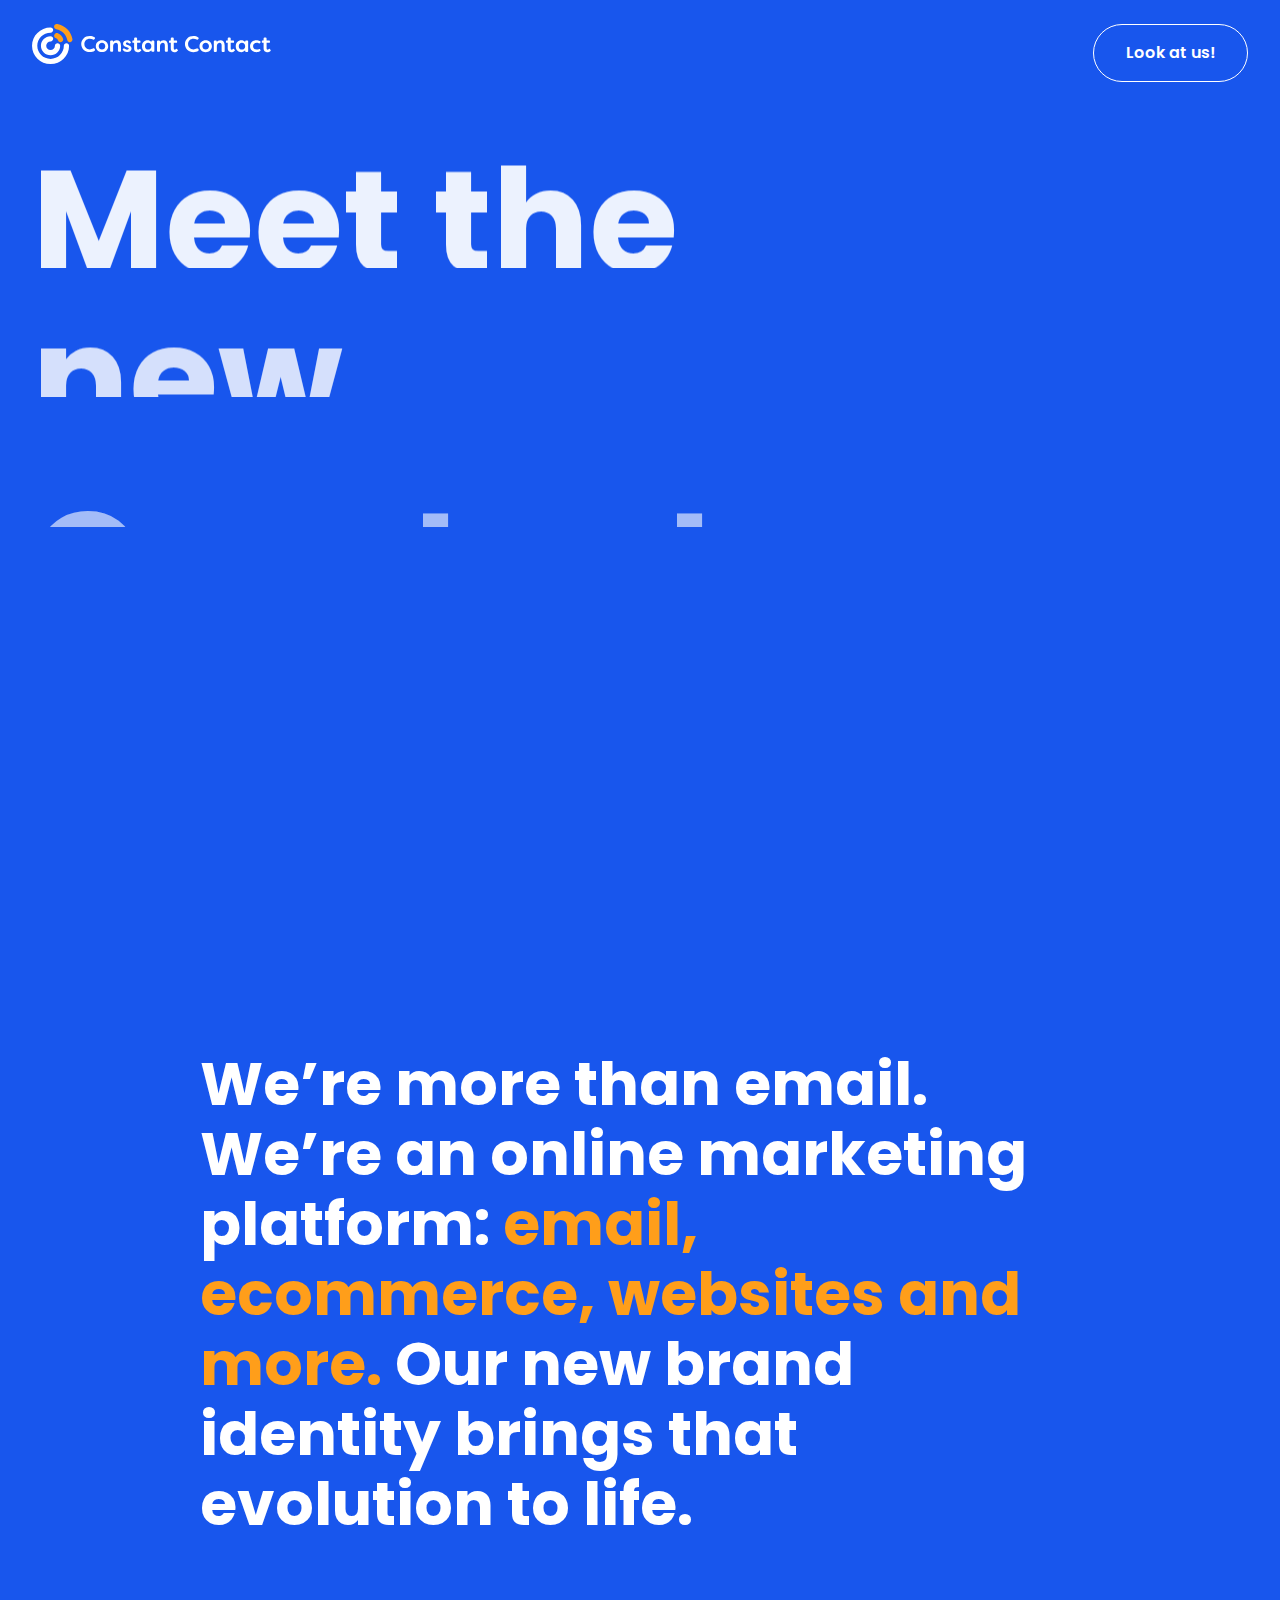
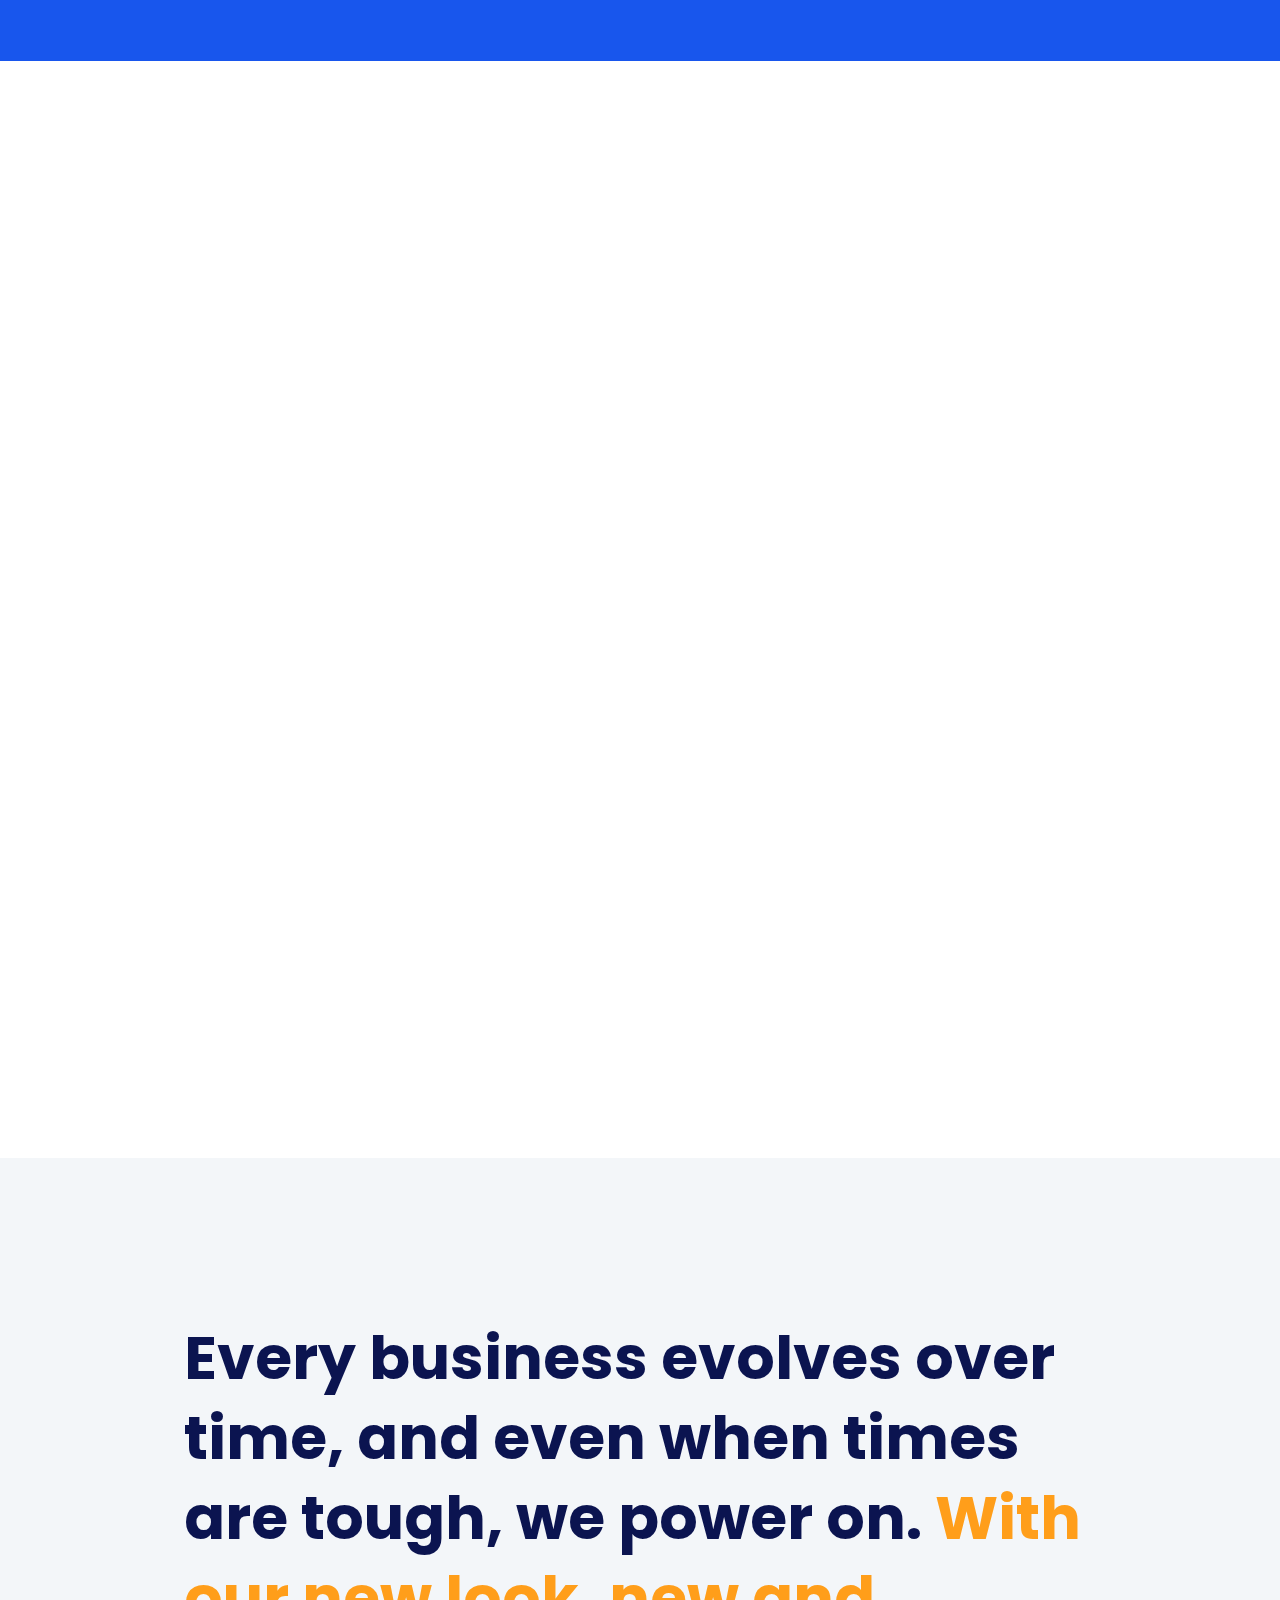
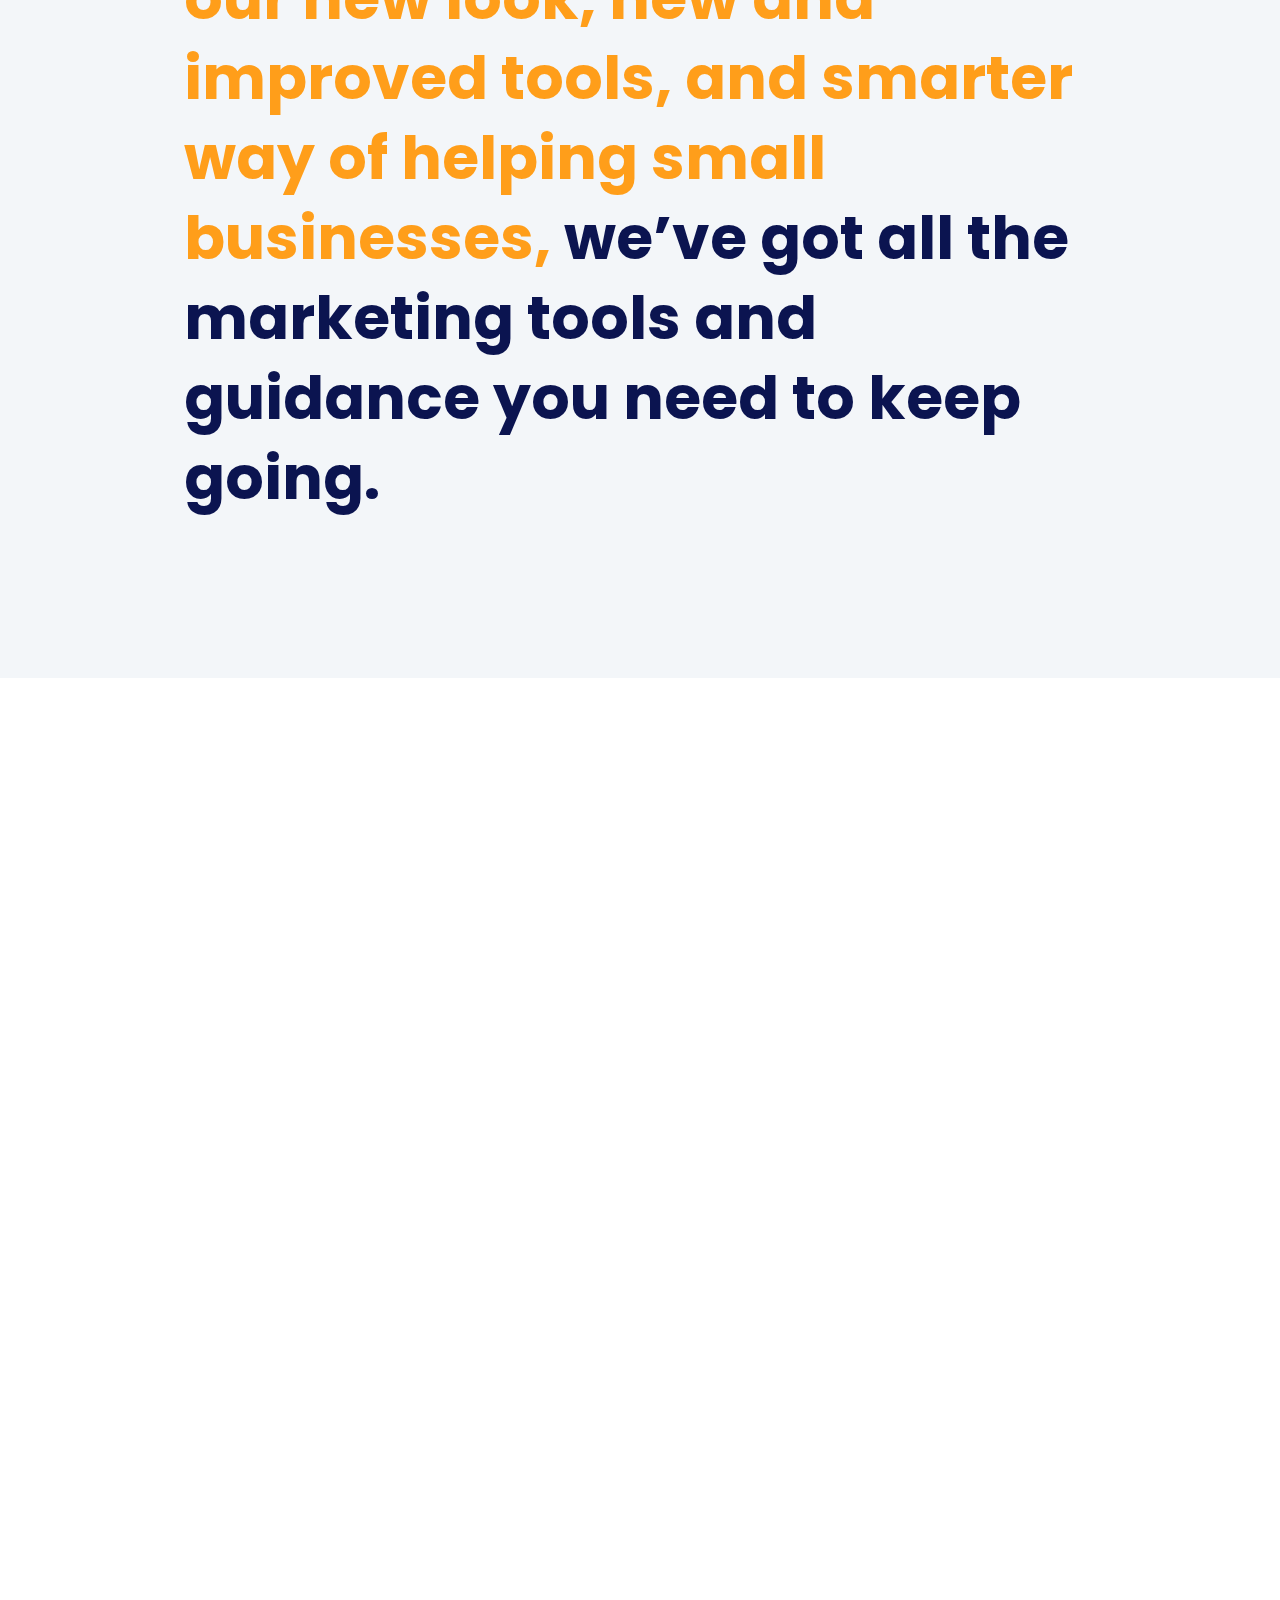
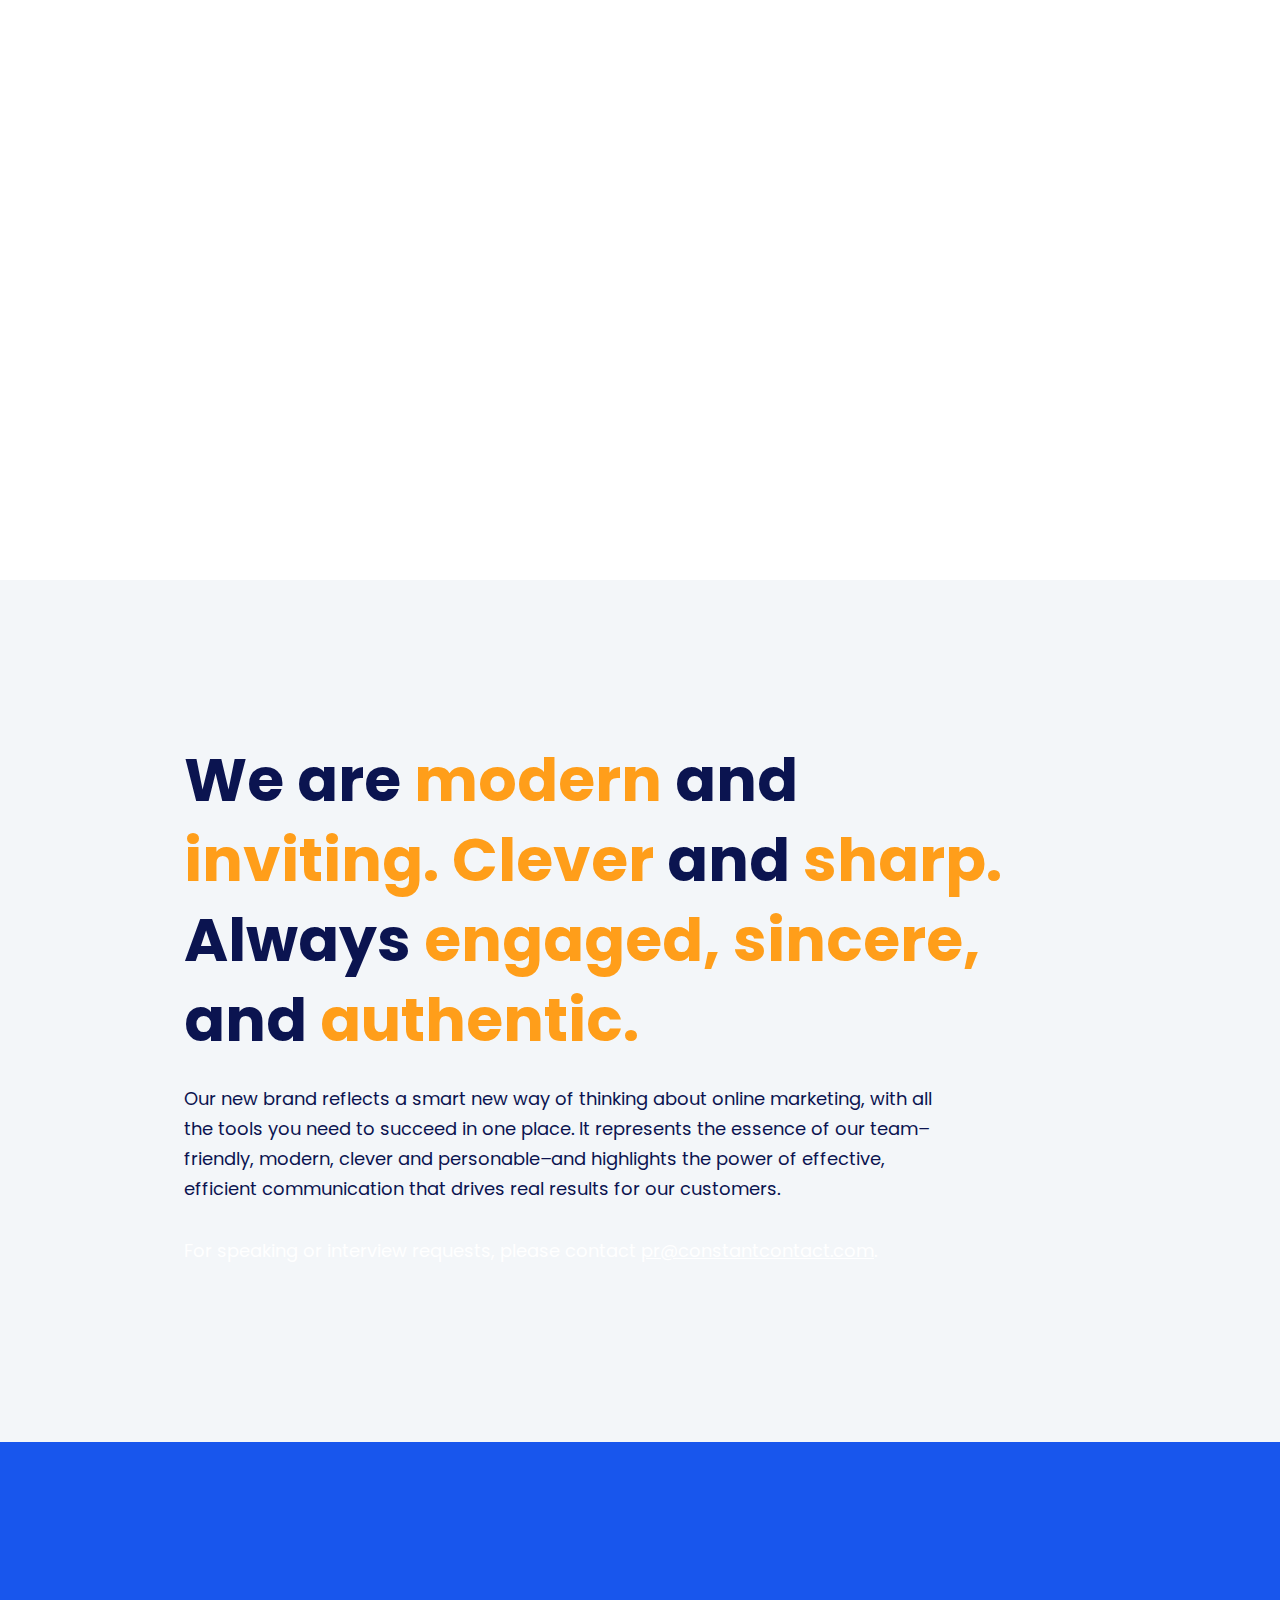
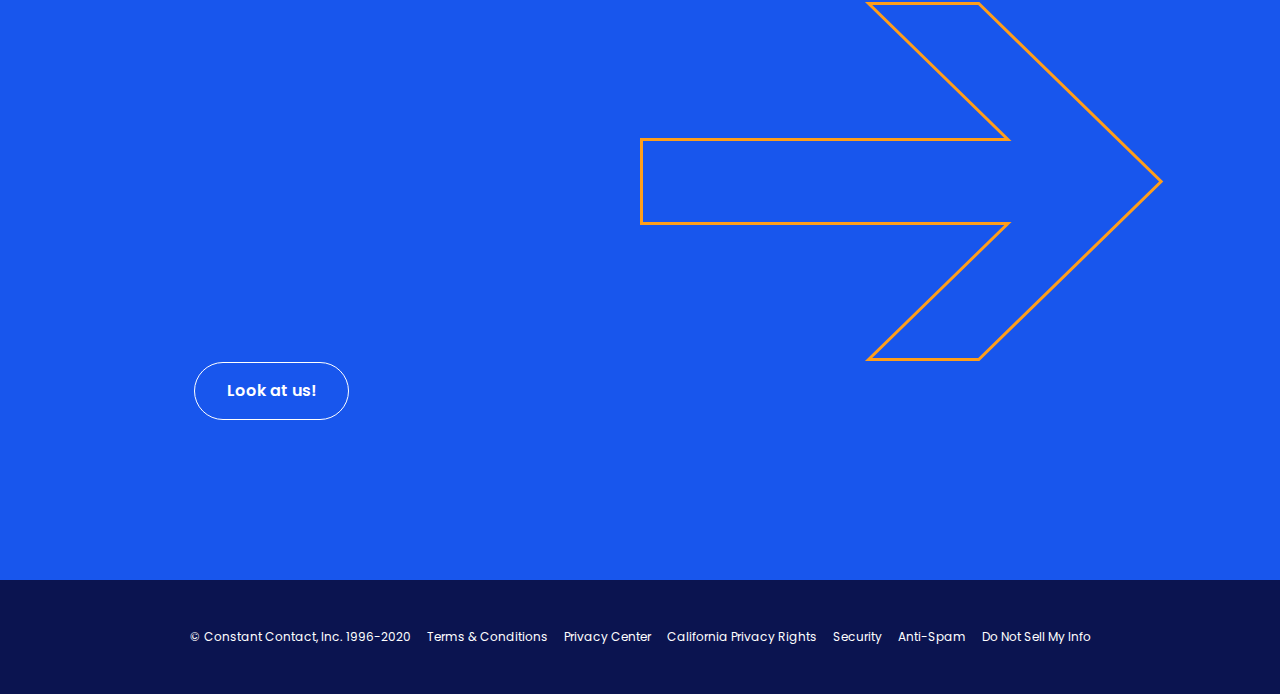
<file: index.html>
<!DOCTYPE html><html lang="en"><head><meta name="title" content="Meet the new Constant Contact"/><meta name="description" content="We’re much more than email. We’re an online marketing platform: email, ecommerce, websites and more. Our new brand identity brings that evolution to life."/><meta property="og:title" content="Meet the new Constant Contact"/><meta property="og:site_name" content="Constant Contact"/><meta property="og:url" content="https://brand.constantcontact.com/"/><meta property="og:description" content="We’re much more than email. We’re an online marketing platform: email, ecommerce, websites and more. Our new brand identity brings that evolution to life."/><meta property="og:type" content="website"/><meta property="og:image" content="https://images.ctfassets.net/t21gix3kzulv/38AkP5Xu5t4GvFFVClN5rY/9c9e1ce2a5a6bef88cf2dcc1376e2c05/ctct_facebook_opengraph.png"/><meta property="fb:pages" content="24860070976"/><meta name="twitter:card" content="summary_large_image"/><meta name="twitter:site" content="@constantcontact"/><meta name="twitter:title" content="Meet the new Constant Contact"/><meta name="twitter:description" content="We’re much more than email. We’re an online marketing platform: email, ecommerce, websites and more. Our new brand identity brings that evolution to life."/><meta name="twitter:image" content="https://images.ctfassets.net/t21gix3kzulv/3hzEtl3epjGmumpckK1wLp/1c2ac77cd08978748a32de54b988243a/ctct_twitter_opengraph.png"/><meta name="twitter:account_id" content="25960305"/><link href="https://fonts.googleapis.com/css2?family=Poppins:ital,wght@0,400;0,600;0,700;1,400;1,700&amp;display=swap" rel="stylesheet"/><link rel="shortcut icon" href="/ctct_favicon.png"/><meta name="viewport" content="width=device-width"/><meta charSet="utf-8"/><title>Meet the new Constant Contact</title><meta name="next-head-count" content="3"/><link rel="preload" href="/_next/static/css/e0e91412f8b953ac9a22.css" as="style"/><link rel="stylesheet" href="/_next/static/css/e0e91412f8b953ac9a22.css"/><link rel="preload" href="/_next/static/l4ONomF1UoUtp8tZIutpo/pages/_app.js" as="script"/><link rel="preload" href="/_next/static/l4ONomF1UoUtp8tZIutpo/pages/index.js" as="script"/><link rel="preload" href="/_next/static/runtime/webpack-c212667a5f965e81e004.js" as="script"/><link rel="preload" href="/_next/static/chunks/framework.4dd1003cc9c949c7fcd3.js" as="script"/><link rel="preload" href="/_next/static/chunks/d0032527909c5fc09c9bd2de94c5b67e9d06cf5f.a1a019ce3158294c8679.js" as="script"/><link rel="preload" href="/_next/static/runtime/main-bf21b3ebcc6f71719528.js" as="script"/><link rel="preload" href="/_next/static/chunks/05d954cf.819eb8f31cfd3d1ff15c.js" as="script"/></head><body><div id="__next"><div class="font-sans"><div class="bg-blue"><div class="site-container "><div class="body-container"><header class="bg-blue flex flex-col"><div class="bg-blue flex justify-between py-6"><a href="https://www.constantcontact.com/?ic=rebrand-launch-page"><img class="logo" src="logo.svg"/></a><button class="
      primary-button 
      "><a href="https://www.constantcontact.com/?ic=rebrand-launch-page">Look at us!</a></button></div></header></div></div><div class="relative z-30"><div class="relative"><div class="site-container order-5 relative z-20"><div class="body-container"><div class="flex flex-wrap relative z-0 pt-8"><h1 class="pointer-events-none text-header-huge order-1 relative z-10"><span style="overflow:hidden;display:block"><span style="will-change:transform;display:block;opacity:0;transform:translateY(200%) translateZ(0)">Meet the <span class="md:hidden">new</span><br/></span></span><span class="hidden md:block" style="overflow:hidden"><span style="will-change:transform;display:block;opacity:0;transform:translateY(200%) translateZ(0)" class="hidden md:block">new <br/></span></span><span style="overflow:hidden;display:block"><span style="will-change:transform;display:block;opacity:0;transform:translateY(200%) translateZ(0)">Constant <br/></span></span><span style="overflow:hidden;display:block"><span style="will-change:transform;display:block;opacity:0;transform:translateY(200%) translateZ(0)">Contact.</span></span></h1><p class="pointer-events-none text-header-strap mt-8 z-10 relative w-full order-3 md:order-2"><span style="overflow:hidden"><span style="will-change:transform;display:inline-block;opacity:0;transform:translateY(100%) translateZ(0)">Smarter tools and a smart new look.</span></span></p><div class="down-arrow py-8 md:pt-24 order-4 md:order-3 relative z-20" src="down_arrow.svg" style="opacity:0;transform:translateY(100%) translateZ(0)"><a class="cursor-pointer"><svg xmlns="http://www.w3.org/2000/svg" width="53" height="75" viewBox="0 0 53 75"><path stroke-width="3" d="M117.128689,927.5 L99.1018003,927.5 L117.181585,945.210675 L71.5,945.210675 L71.5,958.789325 L117.18534,958.789325 L99.1016798,976.493421 L117.128255,976.500231 L142.143738,952.005433 L117.128689,927.5 Z" transform="rotate(90 524 454.5)" stroke="#FF9E1A" fill="#1856ED"></path></svg></a></div><div style="transform:none" class="order-2 relative md:absolute z-0 mt-8 md:mt-0 md:pt-0 header-video-container overflow-hidden"><div class="relative h-0 z-50 overflow-hidden" style="padding-top:55.21%;cursor:auto"><div class="absolute inset-0"></div><img class="absolute z-20 md:hidden pointer-events-none" style="margin:0 auto;top:50%;left:50%;transform:translate(-50%, -50%);opacity:0" src="mobile_play_button.svg"/><div class="bg-black z-10 bg-opacity-25 absolute inset-0"></div><div class="absolute inset-0 bg-blue z-10" style="transform:none"></div><div style="width:100%;height:100%" class="header-video"></div></div></div><div class="pointer-events-none fixed z-40 rounded-full inset-0 w-32 h-32 border-4 border-white flex justify-center items-center" style="transition:opacity 100ms ease-in-out;opacity:0;transform:translate(-50%, -50%) translate3d(nullpx, nullpx, 0)"><p class="font-bold text-white play-text" style="transition:opacity 100ms ease-in-out;opacity:0">Play</p></div></div><div class="flex justify-center pointer-events-none relative z-20"><p class="text-header-description text-white">We’re more than email. We’re an online marketing platform:<!-- --> <span class="text-orange">email, ecommerce, websites and more.</span> <!-- -->Our new brand identity brings that evolution to life.</p></div></div></div></div></div></div><div class="site-container "><div class="body-container"><div name="logo-section" class="bg-white py-10 md:py-20 lg:py-40 flex flex-wrap justify-end"><div class="mt-16 md:mt-0 order-2 md:order-1 text-half justify-center"><div class="lg:max-w-lg"><span class="block"><span style="overflow:hidden;display:inline-block"><span style="will-change:transform;display:inline-block;opacity:0;transform:translateY(100%) translateZ(0)"><p class="eyebrow text-green mb-2 md:mb-4">Our Logo</p></span></span></span><span class="block"><span style="overflow:hidden;display:inline-block"><span style="will-change:transform;display:inline-block;opacity:0;transform:translateY(100%) translateZ(0)"><h2 class="heading font-bold mb-4">A positive sign.</h2></span></span></span><span class="block"><span style="overflow:hidden;display:inline-block"><span style="will-change:transform;display:inline-block;opacity:0;transform:translateY(100%) translateZ(0)"><p class="body-text">Constant Contact’s logo is the most important visual element of our brand. And ours was well overdue for a refresh. Now that we’ve added new tools and features to help our customers improve their online marketing, like online stores, social posting, Google ads, and more—and improved the award-winning guidance that we offer every step of the way—our new logo is the icing on the cake.</p></span></span></span><span class="block"><span style="overflow:hidden;display:inline-block"><span style="will-change:transform;display:inline-block;opacity:0;transform:translateY(100%) translateZ(0)"><p class="body-text">The Double-C represents the Constant Contact brand name. And the two forms nestled together reflect our team’s support of our customers. Because no matter what, you’ve got us–and we’re always stronger together.</p></span></span></span><span class="block"><span style="overflow:hidden;display:inline-block"><span style="will-change:transform;display:inline-block;opacity:0;transform:translateY(100%) translateZ(0)"><p class="body-text">The Ripple symbolizes effective, efficient communication and the power of sharing your ideas with the world. Our new logo has an inherent energy that reflects the positive spirit behind the growth of our customers and our brand.</p></span></span></span></div></div><div class="relative order-1 md:order-2 w-full md:w-1/2 flex items-center sm:px-16 md:px-10 lg:px-16"><div class="relative h-0 w-full overflow-hidden" style="padding-top:107.69%"><div><div class="absolute inset-0 bg-blue z-20" style="transform:none"></div><div style="width:100%;height:auto" class="absolute inset-0 z-10 overflow-hidden"></div></div></div></div></div></div></div><div class="relative"><div class="bg-grey-veryLight py-10 md:py-20 lg:py-40"><div class="site-container "><div class="body-container"><div class="flex justify-center"><div class="blue-section-text text-blue-dark"><p class="big-text font-bold">Every business evolves over time, and even when times are tough, we power on.<!-- --> <span class="text-orange">With our new look, new and improved tools, and smarter way of helping small businesses,</span> <!-- -->we’ve got all the marketing tools and guidance you need to keep going.</p></div></div></div></div></div><div class="absolute inset-0 bg-blue-dark flex justify-center py-10 md:py-20 lg:py-40" style="clip-path:inset(100% 0% 0% 0%);opacity:1"><div class="site-container "><div class="body-container"><div class="flex justify-center"><div class="blue-section-text text-white"><p class="big-text font-bold">Every business evolves over time, and even when times are tough, we power on.<!-- --> <span class="text-orange">With our new look, new and improved tools, and smarter way of helping small businesses,</span> <!-- -->we’ve got all the marketing tools and guidance you need to keep going.</p></div></div></div></div></div></div><div class="site-container "><div class="body-container"><div class="bg-white pt-10 pb-4 md:py-20 lg:pt-32 lg:pb-12 flex flex-wrap items-center"><div class="w-full md:w-1/2 pt-24 pl-12 pr-8 lg:pl-20 lg:pr-12 flex justify-center items-center overflow-hidden"><div class="react-reveal"><div class="flex flex-col"><div class="cards-container" style="position:relative"><div class="card-container" style="position:absolute;top:0px;cursor:grab;opacity:1;transform:translateX(-60px) translateY(-60px) scale(1) translateZ(0)"><div class="card flex flex-col justify-end p-6" style="background-color:#DEDDD7"><p class="text-grey-dark font-bold">Harbor</p><p class="text-grey-dark">#DEDDD7</p></div></div><div class="card-container" style="position:absolute;top:0px;cursor:grab;opacity:1;transform:translateX(-48px) translateY(-48px) scale(1) translateZ(0)"><div class="card flex flex-col justify-end p-6" style="background-color:#333"><p class="text-white font-bold">Charcoal</p><p class="text-white">#333</p></div></div><div class="card-container" style="position:absolute;top:0px;cursor:grab;opacity:1;transform:translateX(-36px) translateY(-36px) scale(1) translateZ(0)"><div class="card flex flex-col justify-end p-6" style="background-color:#33C99C"><p class="text-white font-bold">Retro Green</p><p class="text-white">#33C99C</p></div></div><div class="card-container" style="position:absolute;top:0px;cursor:grab;opacity:1;transform:translateX(-24px) translateY(-24px) scale(1) translateZ(0)"><div class="card flex flex-col justify-end p-6" style="background-color:#0B1450"><p class="text-white font-bold">Space</p><p class="text-white">#0B1450</p></div></div><div class="card-container" style="position:absolute;top:0px;cursor:grab;opacity:1;transform:translateX(-12px) translateY(-12px) scale(1) translateZ(0)"><div class="card flex flex-col justify-end p-6" style="background-color:#FF9E1A"><p class="text-white font-bold">Apricot</p><p class="text-white">#FF9E1A</p></div></div><div class="card-container" style="position:absolute;top:0px;cursor:grab;opacity:1;transform:none;user-select:none" draggable="false"><div class="card flex flex-col justify-end p-6" style="background-color:#1856ED"><p class="text-white font-bold">Constant Blue</p><p class="text-white">#1856ED</p></div></div></div><div class="flex justify-center mt-8"><div class="flex items-center justify-between"><button class="p-4 prev-button"><img src="arrow.svg"/></button><p class="body-text mb-0 font-bold text-blue text-center w-20">1<span class="px-2">/</span>6</p><button class="p-4 next-button"><img src="arrow.svg"/></button></div></div></div></div></div><div class="pt-10 md:pt-20 lg:pt-0 text-half"><div class="lg:max-w-lg"><span class="block"><span style="overflow:hidden;display:inline-block"><span style="will-change:transform;display:inline-block;opacity:0;transform:translateY(100%) translateZ(0)"><p class="eyebrow text-green mb-2 md:mb-4">Our Colors</p></span></span></span><span class="block"><span style="overflow:hidden;display:inline-block"><span style="will-change:transform;display:inline-block;opacity:0;transform:translateY(100%) translateZ(0)"><h2 class="heading font-bold text-grey-dark mb-4">A smarter palette.</h2></span></span></span><span class="block"><span style="overflow:hidden;display:inline-block"><span style="will-change:transform;display:inline-block;opacity:0;transform:translateY(100%) translateZ(0)"><p class="body-text">Drawing from the positive, energetic characteristics of our brand, we’ve taken on a brighter, bolder range of primary and secondary colors.</p></span></span></span><span class="block"><span style="overflow:hidden;display:inline-block"><span style="will-change:transform;display:inline-block;opacity:0;transform:translateY(100%) translateZ(0)"><p class="body-text">Constant Blue and Apricot are our primary brand colors. They’re a more vibrant, energetic take on the colors our customers know us for. Constant Blue is our anchor, keeping us consistent across all channels. It’s bright, refreshing, and modern–reflecting the personality and energy of the new Constant Contact.</p></span></span></span><span class="block"><span style="overflow:hidden;display:inline-block"><span style="will-change:transform;display:inline-block;opacity:0;transform:translateY(100%) translateZ(0)"><p class="body-text">Our secondary colors, like Retro Green, give us more flexibility to choose colors that emphasize different messages.</p></span></span></span></div></div></div></div></div><div class="site-container "><div class="body-container"><div class="bg-white my-16 md:my-10 lg:mt-16 lg:mb-32 flex flex-wrap items-center"><div class="order-2 md:order-1 text-half justify-center"><div class="lg:max-w-lg"><span class="block"><span style="overflow:hidden;display:inline-block"><span style="will-change:transform;display:inline-block;opacity:0;transform:translateY(100%) translateZ(0)"><p class="eyebrow text-green mb-2">Our Typeface</p></span></span></span><span class="block"><span style="overflow:hidden;display:inline-block"><span style="will-change:transform;display:inline-block;opacity:0;transform:translateY(100%) translateZ(0)"><h2 class="heading font-bold text-grey-dark mb-4">A way with words.</h2></span></span></span><span class="block"><span style="overflow:hidden;display:inline-block"><span style="will-change:transform;display:inline-block;opacity:0;transform:translateY(100%) translateZ(0)"><p class="body-text">We wanted bold. And we found it in our new typeface, Poppins–a modern, friendly sans-serif font with geometric shapes. Strong but approachable, it has a smart, professional presence that works across many applications–with just the right touch of playfulness that’s inherent to our brand.</p></span></span></span><span class="block"><span style="overflow:hidden;display:inline-block"><span style="will-change:transform;display:inline-block;opacity:0;transform:translateY(100%) translateZ(0)"><p class="body-text">We use Poppins for all headlines, subheads, and body copy–all of which are written in sentence case to underscore our friendly, approachable tone.</p></span></span></span></div></div><div class="order-1 md:order-2 w-full pb-10 md:pb-0 sm:px-16 md:px-10 lg:px-16 md:w-1/2 text-grey-dark text-center"><div class="relative h-0 w-full overflow-hidden" style="padding-top:107.69%"><div><div class="absolute inset-0 bg-blue z-20" style="transform:none"></div><div style="width:100%;height:auto" class="absolute inset-0 z-10 overflow-hidden"></div></div></div></div></div></div></div><div class="relative"><div class="bg-grey-veryLight py-10 md:py-20 lg:py-40"><div class="site-container "><div class="body-container"><div class="flex justify-center"><div class="blue-section-text text-blue-dark"><p class="big-text big-text-measure font-bold">We are <span class="text-orange">modern</span> and<!-- --> <span class="text-orange">inviting.</span> <span class="text-orange">Clever</span> and<!-- --> <span class="text-orange">sharp.</span> Always<!-- --> <span class="text-orange">engaged,</span> <span class="text-orange">sincere,</span> and<!-- --> <span class="text-orange">authentic.</span> </p><div class="w-full flex flex-col justify-center mt-6"><p class="font-normal body-text mb-8 md:max-w-2xl lg:max-w-3xl">Our new brand reflects a smart new way of thinking about online marketing, with all the tools you need to succeed in one place. It represents the essence of our team–friendly, modern, clever and personable–and highlights the power of effective, efficient communication that drives real results for our customers.</p><p class="font-normal body-text big-text-measure text-white">For speaking or interview requests, please contact<!-- --> <a class="underline" href="mailto:pr@constantcontact.com">pr@constantcontact.com</a>.</p></div></div></div></div></div></div><div class="absolute inset-0 bg-blue-dark flex justify-center py-10 md:py-20 lg:py-40" style="clip-path:inset(100% 0% 0% 0%);opacity:1"><div class="site-container "><div class="body-container"><div class="flex justify-center"><div class="blue-section-text text-white"><p class="big-text big-text-measure font-bold">We are <span class="text-orange">modern</span> and<!-- --> <span class="text-orange">inviting.</span> <span class="text-orange">Clever</span> and<!-- --> <span class="text-orange">sharp.</span> Always<!-- --> <span class="text-orange">engaged,</span> <span class="text-orange">sincere,</span> and<!-- --> <span class="text-orange">authentic.</span> </p><div class="w-full flex flex-col justify-center mt-6"><p class="font-normal body-text mb-8 md:max-w-2xl lg:max-w-3xl">Our new brand reflects a smart new way of thinking about online marketing, with all the tools you need to succeed in one place. It represents the essence of our team–friendly, modern, clever and personable–and highlights the power of effective, efficient communication that drives real results for our customers.</p><p class="font-normal body-text big-text-measure text-white">For speaking or interview requests, please contact<!-- --> <a class="underline" href="mailto:pr@constantcontact.com">pr@constantcontact.com</a>.</p></div></div></div></div></div></div></div><div class="bg-blue"><div class="site-container "><div class="body-container"><div class="flex flex-wrap justify-center py-10 md:py-20 lg:py-40"><div class="w-full md:w-1/2 flex justify-start lg:justify-center"><div><p class="mb-16 font-bold text-6xl leading-none text-white"><span class="block"><span style="overflow:hidden;display:inline-block"><span style="will-change:transform;display:inline-block;opacity:0;transform:translateY(100%) translateZ(0)">Succeed<br/></span></span></span><span class="block"><span style="overflow:hidden;display:inline-block"><span style="will-change:transform;display:inline-block;opacity:0;transform:translateY(100%) translateZ(0)">the<br/></span></span></span><span class="block"><span style="overflow:hidden;display:inline-block"><span style="will-change:transform;display:inline-block;opacity:0;transform:translateY(100%) translateZ(0)"><span class="text-orange">smarter</span><br/></span></span></span><span class="block"><span style="overflow:hidden;display:inline-block"><span style="will-change:transform;display:inline-block;opacity:0;transform:translateY(100%) translateZ(0)"><span class="text-orange">way.</span></span></span></span></p><button class="
      primary-button 
      "><a href="https://www.constantcontact.com/?ic=rebrand-launch-page">Look at us!</a></button></div></div><div class="w-full md:w-1/2"><a href="https://www.constantcontact.com/?ic=rebrand-launch-page"><svg class="max-w-full" xmlns="http://www.w3.org/2000/svg" width="524" height="359" viewBox="0 0 524 359"><path stroke-width="3" d="M1192.75189,6823.5 L1082.64004,6823.5 L1221.88137,6959.41018 L855.5,6959.41018 L855.5,7043.58982 L1221.92058,7043.58982 L1082.63991,7179.45878 L1192.75146,7179.50023 L1375.14767,7001.54008 L1192.75189,6823.5 Z" transform="translate(-854 -6822)" stroke="#FF9E1A" fill="#1856ED"></path></svg></a></div> </div></div></div></div><div class="bg-blue-dark text-white py-12 px-8"><div class="site-container "><div class="body-container"><div class="flex flex-wrap justify-center"><ul class="flex flex-col md:flex-row items-center justify-center w-full"><li class="text-xs px-2 py-4 md:py-0">© Constant Contact, Inc. 1996-2020</li><li class="text-xs px-2 py-4 md:py-0"><a href="https://www.constantcontact.com/legal/terms">Terms &amp; Conditions</a></li><li class="text-xs px-2 py-4 md:py-0"><a href="https://go.constantcontact.com/forward/privacy-center">Privacy Center</a></li><li class="text-xs px-2 py-4 md:py-0"><a href="https://www.constantcontact.com/legal/california-privacy-rights">California Privacy Rights</a></li><li class="text-xs px-2 py-4 md:py-0"><a href="https://www.constantcontact.com/legal/security">Security</a></li><li class="text-xs px-2 py-4 md:py-0"><a href="https://www.constantcontact.com/legal/anti-spam">Anti-Spam</a></li><li class="text-xs px-2 py-4 md:py-0"><a href="https://endurance.clarip.com/dsr/create?brand=ctct&amp;type=3&amp;_ga=2.86640408.1641301034.1594046280-1266632139.1593439398">Do Not Sell My Info</a></li></ul></div></div></div></div></div></div><script id="__NEXT_DATA__" type="application/json">{"props":{"pageProps":{}},"page":"/","query":{},"buildId":"l4ONomF1UoUtp8tZIutpo","nextExport":true,"autoExport":true,"isFallback":false}</script><script nomodule="" src="/_next/static/runtime/polyfills-f1a72475392243fcf9b5.js"></script><script async="" data-next-page="/_app" src="/_next/static/l4ONomF1UoUtp8tZIutpo/pages/_app.js"></script><script async="" data-next-page="/" src="/_next/static/l4ONomF1UoUtp8tZIutpo/pages/index.js"></script><script src="/_next/static/runtime/webpack-c212667a5f965e81e004.js" async=""></script><script src="/_next/static/chunks/framework.4dd1003cc9c949c7fcd3.js" async=""></script><script src="/_next/static/chunks/d0032527909c5fc09c9bd2de94c5b67e9d06cf5f.a1a019ce3158294c8679.js" async=""></script><script src="/_next/static/runtime/main-bf21b3ebcc6f71719528.js" async=""></script><script src="/_next/static/chunks/05d954cf.819eb8f31cfd3d1ff15c.js" async=""></script><script src="/_next/static/l4ONomF1UoUtp8tZIutpo/_buildManifest.js" async=""></script><script src="/_next/static/l4ONomF1UoUtp8tZIutpo/_ssgManifest.js" async=""></script></body></html>
</file>
<file: _next/static/css/e0e91412f8b953ac9a22.css>
*{-webkit-font-smoothing:antialiased;-moz-osx-font-smoothing:grayscale}::-moz-selection{--bg-opacity:1;background-color:#ff9e1a;background-color:rgba(255,158,26,var(--bg-opacity));--text-opacity:1;color:#fff;color:rgba(255,255,255,var(--text-opacity))}::selection{--bg-opacity:1;background-color:#ff9e1a;background-color:rgba(255,158,26,var(--bg-opacity));--text-opacity:1;color:#fff;color:rgba(255,255,255,var(--text-opacity))}body{font-size:16px}.text-header-huge{font-weight:700;--text-opacity:1;color:#fff;color:rgba(255,255,255,var(--text-opacity));font-size:2.5rem;line-height:1}@media (min-width:640px){.text-header-huge{font-weight:700;--text-opacity:1;color:#fff;color:rgba(255,255,255,var(--text-opacity));font-size:4rem;line-height:.9}}@media (min-width:768px){.text-header-huge{font-weight:700;--text-opacity:1;color:#fff;color:rgba(255,255,255,var(--text-opacity));font-size:6rem;line-height:.9}}@media (min-width:1024px){.text-header-huge{font-weight:700;--text-opacity:1;color:#fff;color:rgba(255,255,255,var(--text-opacity));font-size:9rem;line-height:.9}}.text-header-strap{font-weight:700;--text-opacity:1;color:#fff;color:rgba(255,255,255,var(--text-opacity));font-size:24px;line-height:1}@media (min-width:768px){.text-header-strap{font-weight:700;--text-opacity:1;color:#fff;color:rgba(255,255,255,var(--text-opacity));font-size:24px}}@media (min-width:1024px){.text-header-strap{font-weight:700;--text-opacity:1;color:#fff;color:rgba(255,255,255,var(--text-opacity));font-size:36px}}.text-header-description{font-weight:700;padding-top:5%;padding-bottom:5%;font-size:30px;line-height:36px}@media (min-width:640px){.text-header-description{font-weight:700;width:35rem;font-size:30px;line-height:36px}}@media (min-width:768px){.text-header-description{font-weight:700;padding-top:7%;padding-bottom:7%;width:40rem;max-width:75%;font-size:36px;line-height:1.2}}@media (min-width:1024px){.text-header-description{font-weight:700;padding-top:10%;padding-bottom:10%;width:50rem;max-width:75%;font-size:50px;line-height:60px}}@media (min-width:1280px){.text-header-description{font-weight:700;width:55rem;max-width:75%;font-size:60px;line-height:70px}}.down-arrow{margin:0 auto}@media (min-width:768px){.down-arrow{margin:0}}.big-text{font-size:38px;line-height:45px}@media (min-width:1024px){.big-text{font-size:60px;line-height:80px}}.big-text-measure{max-width:870px}.eyebrow{font-weight:700;font-size:14px;line-height:20px}.body-text{margin-bottom:12px;font-size:16px;line-height:30px}@media (min-width:640px){.body-text{margin-bottom:12px;font-size:16px;line-height:30px}}@media (min-width:768px){.body-text{margin-bottom:12px;font-size:16px;line-height:30px}}@media (min-width:1024px){.body-text{margin-bottom:16px;font-size:18px;line-height:30px}}.play-text{font-size:32px;line-height:1}.huge-p{font-weight:700;--text-opacity:1;color:#1856ed;color:rgba(24,86,237,var(--text-opacity));font-size:20rem;line-height:1}@media (min-width:640px){.huge-p{font-weight:700;--text-opacity:1;color:#1856ed;color:rgba(24,86,237,var(--text-opacity));font-size:50vw;line-height:1}}@media (min-width:1024px){.huge-p{font-size:50rem}}.heading{font-size:26px;line-height:36px}@media (min-width:768px){.heading{font-size:32px;line-height:40px}}:root{--site-padding:1rem}@media (min-width:768px){:root{--site-padding:1.5rem}}@media (min-width:1024px){:root{--site-padding:2rem}}@media (min-width:1280px){:root{--site-padding:2rem}}.site-container,.site-container-padding{padding-right:1rem;padding-right:var(--site-padding);padding-left:1rem;padding-left:var(--site-padding)}.site-container{max-width:100%;width:100%}@media (min-width:768px){.site-container{padding-left:1.5rem;padding-right:1.5rem}}@media (min-width:1024px){.site-container{padding-left:2rem;padding-right:2rem}}.body-container{margin:0 auto}@media (min-width:1280px){.body-container{max-width:1600px}}.next-button,.prev-button{display:flex;align-items:center}.prev-button{transform:rotate(180deg)}.next-button:active,.next-button:focus,.prev-button:active,.prev-button:focus{outline:none}.primary-button{background-color:transparent;--text-opacity:1;color:#fff;color:rgba(255,255,255,var(--text-opacity));padding:.5rem 1rem;border-width:1px;--border-opacity:1;border-color:#fff;border-color:rgba(255,255,255,var(--border-opacity));border-radius:9999px;font-weight:600;font-size:.875rem;transition:all .2s ease-in-out}.primary-button.is-hovered,.primary-button:active,.primary-button:hover{--text-opacity:1;color:#1856ed;color:rgba(24,86,237,var(--text-opacity));background-color:#cde4ff}.primary-button:focus{outline:1px dotted #fff}@media (min-width:768px){.primary-button{padding:1rem 2rem;font-size:1rem}}.logo{width:190px}@media (min-width:768px){.logo{width:240px}}.blue-section-text{max-width:60rem}@media (min-width:640px){.blue-section-text{width:40rem;max-width:75%}}@media (min-width:768px){.blue-section-text{width:50rem}}@media (min-width:1024px){.blue-section-text{width:60rem}}.header-video{position:absolute;top:0;right:0;bottom:0;left:0;overflow:hidden}.header-video-container{width:100%;top:15%;bottom:0;right:0}@media (min-width:768px){.header-video-container{width:87%}}.close-button{position:absolute;z-index:10;top:40px;left:20px;width:40px;height:40px}.close-button:after,.close-button:before{display:block;content:""}.close-button:after{transform:rotate(45deg);transform-origin:center}.close-button:after,.close-button:before{position:absolute;top:0;left:0;right:0;bottom:0;width:40px;height:4px;background-color:#fff}.close-button:before{transform:rotate(-45deg);transform-origin:center}.text-reveal-outer{overflow:hidden;display:block}.text-reveal-inner{transform:translate3d(0,200%,0);display:table;cursor:pointer;transition:opacity .1s;margin-right:auto}.reveal .text-reveal-inner{transform:translateZ(0)}.trails-main{height:100%;cursor:pointer;display:flex;justify-content:center;align-items:center}.trails-main,.trails-text{position:relative;width:100%;overflow:hidden}.trails-text{will-change:transform,opacity}.trails-text>div{overflow:hidden}:root{--card-width:200px;--card-height:200px;--card-max-width:320px;--card-max-height:440px}@media (min-width:640px){:root{--card-width:240px;--card-height:320px}}@media (min-width:768px){:root{--card-width:20vw;--card-height:25vw}}@media (min-width:1024px){:root{--card-width:28vw;--card-height:40vw}}.card,.card-container,.cards-container{width:200px;width:var(--card-width);height:200px;height:var(--card-height);max-width:320px;max-width:var(--card-max-width);max-height:440px;max-height:var(--card-max-height)}.text-half{width:100%;display:flex}@media (min-width:640px){.text-half{padding-left:4rem;padding-right:4rem}}@media (min-width:768px){.text-half{width:50%;padding-left:2.5rem;padding-right:2.5rem}}@media (min-width:1024px){.text-half{padding-left:5rem;padding-right:5rem}}

/*! normalize.css v8.0.1 | MIT License | github.com/necolas/normalize.css */html{line-height:1.15;-webkit-text-size-adjust:100%}body{margin:0}main{display:block}h1{font-size:2em;margin:.67em 0}hr{box-sizing:content-box;height:0;overflow:visible}pre{font-family:monospace,monospace;font-size:1em}a{background-color:transparent}abbr[title]{border-bottom:none;text-decoration:underline;-webkit-text-decoration:underline dotted;text-decoration:underline dotted}b,strong{font-weight:bolder}code,kbd,samp{font-family:monospace,monospace;font-size:1em}small{font-size:80%}sub,sup{font-size:75%;line-height:0;position:relative;vertical-align:baseline}sub{bottom:-.25em}sup{top:-.5em}img{border-style:none}button,input,optgroup,select,textarea{font-family:inherit;font-size:100%;line-height:1.15;margin:0}button,input{overflow:visible}button,select{text-transform:none}[type=button],[type=reset],[type=submit],button{-webkit-appearance:button}[type=button]::-moz-focus-inner,[type=reset]::-moz-focus-inner,[type=submit]::-moz-focus-inner,button::-moz-focus-inner{border-style:none;padding:0}[type=button]:-moz-focusring,[type=reset]:-moz-focusring,[type=submit]:-moz-focusring,button:-moz-focusring{outline:1px dotted ButtonText}fieldset{padding:.35em .75em .625em}legend{box-sizing:border-box;color:inherit;display:table;max-width:100%;padding:0;white-space:normal}progress{vertical-align:baseline}textarea{overflow:auto}[type=checkbox],[type=radio]{box-sizing:border-box;padding:0}[type=number]::-webkit-inner-spin-button,[type=number]::-webkit-outer-spin-button{height:auto}[type=search]{-webkit-appearance:textfield;outline-offset:-2px}[type=search]::-webkit-search-decoration{-webkit-appearance:none}::-webkit-file-upload-button{-webkit-appearance:button;font:inherit}details{display:block}summary{display:list-item}[hidden],template{display:none}blockquote,dd,dl,figure,h1,h2,h3,h4,h5,h6,hr,p,pre{margin:0}button{background-color:transparent;background-image:none;padding:0}button:focus{outline:1px dotted;outline:5px auto -webkit-focus-ring-color}fieldset,ol,ul{margin:0;padding:0}ol,ul{list-style:none}html{font-family:Poppins,system-ui,-apple-system,Segoe UI,Roboto,Ubuntu,Cantarell,Noto Sans,sans-serif,BlinkMacSystemFont,Helvetica Neue,Arial,Apple Color Emoji,Segoe UI Emoji,Segoe UI Symbol,Noto Color Emoji;line-height:1.5}*,:after,:before{box-sizing:border-box;border:0 solid #e2e8f0}hr{border-top-width:1px}img{border-style:solid}textarea{resize:vertical}input::-moz-placeholder,textarea::-moz-placeholder{color:#a0aec0}input:-ms-input-placeholder,textarea:-ms-input-placeholder{color:#a0aec0}input::placeholder,textarea::placeholder{color:#a0aec0}[role=button],button{cursor:pointer}table{border-collapse:collapse}h1,h2,h3,h4,h5,h6{font-size:inherit;font-weight:inherit}a{color:inherit;text-decoration:inherit}button,input,optgroup,select,textarea{padding:0;line-height:inherit;color:inherit}code,kbd,pre,samp{font-family:Menlo,Monaco,Consolas,Liberation Mono,Courier New,monospace}audio,canvas,embed,iframe,img,object,svg,video{display:block;vertical-align:middle}img,video{max-width:100%;height:auto}.container{width:100%}@media (min-width:640px){.container{max-width:640px}}@media (min-width:768px){.container{max-width:768px}}@media (min-width:1024px){.container{max-width:1024px}}@media (min-width:1280px){.container{max-width:1280px}}.bg-black{--bg-opacity:1;background-color:#000;background-color:rgba(0,0,0,var(--bg-opacity))}.bg-white{--bg-opacity:1;background-color:#fff;background-color:rgba(255,255,255,var(--bg-opacity))}.bg-blue{--bg-opacity:1;background-color:#1856ed;background-color:rgba(24,86,237,var(--bg-opacity))}.bg-blue-dark{--bg-opacity:1;background-color:#0b1450;background-color:rgba(11,20,80,var(--bg-opacity))}.bg-grey-veryLight{--bg-opacity:1;background-color:#f3f6f9;background-color:rgba(243,246,249,var(--bg-opacity))}.bg-opacity-25{--bg-opacity:0.25}.border-white{--border-opacity:1;border-color:#fff;border-color:rgba(255,255,255,var(--border-opacity))}.rounded-full{border-radius:9999px}.border-4{border-width:4px}.cursor-pointer{cursor:pointer}.block{display:block}.inline-block{display:inline-block}.flex{display:flex}.hidden{display:none}.flex-col{flex-direction:column}.flex-wrap{flex-wrap:wrap}.items-center{align-items:center}.justify-start{justify-content:flex-start}.justify-end{justify-content:flex-end}.justify-center{justify-content:center}.justify-between{justify-content:space-between}.order-1{order:1}.order-2{order:2}.order-3{order:3}.order-4{order:4}.order-5{order:5}.font-sans{font-family:Poppins,system-ui,-apple-system,Segoe UI,Roboto,Ubuntu,Cantarell,Noto Sans,sans-serif,BlinkMacSystemFont,Helvetica Neue,Arial,Apple Color Emoji,Segoe UI Emoji,Segoe UI Symbol,Noto Color Emoji}.font-normal{font-weight:400}.font-bold{font-weight:700}.h-0{height:0}.h-32{height:8rem}.text-xs{font-size:.75rem}.text-6xl{font-size:4rem}.leading-none{line-height:1}.my-16{margin-top:4rem;margin-bottom:4rem}.mb-0{margin-bottom:0}.mb-2{margin-bottom:.5rem}.mb-4{margin-bottom:1rem}.mt-6{margin-top:1.5rem}.mt-8{margin-top:2rem}.mb-8{margin-bottom:2rem}.mt-16{margin-top:4rem}.mb-16{margin-bottom:4rem}.max-w-full{max-width:100%}.overflow-hidden{overflow:hidden}.p-4{padding:1rem}.p-6{padding:1.5rem}.px-2{padding-left:.5rem;padding-right:.5rem}.py-4{padding-top:1rem;padding-bottom:1rem}.py-6{padding-top:1.5rem;padding-bottom:1.5rem}.py-8{padding-top:2rem;padding-bottom:2rem}.px-8{padding-left:2rem;padding-right:2rem}.py-10{padding-top:2.5rem;padding-bottom:2.5rem}.py-12{padding-top:3rem;padding-bottom:3rem}.pb-4{padding-bottom:1rem}.pt-8{padding-top:2rem}.pr-8{padding-right:2rem}.pt-10{padding-top:2.5rem}.pb-10{padding-bottom:2.5rem}.pl-12{padding-left:3rem}.pt-24{padding-top:6rem}.pointer-events-none{pointer-events:none}.fixed{position:fixed}.absolute{position:absolute}.relative{position:relative}.inset-0{top:0;right:0;bottom:0;left:0}.text-center{text-align:center}.text-white{--text-opacity:1;color:#fff;color:rgba(255,255,255,var(--text-opacity))}.text-orange{--text-opacity:1;color:#ff9e1a;color:rgba(255,158,26,var(--text-opacity))}.text-green{--text-opacity:1;color:#33c99c;color:rgba(51,201,156,var(--text-opacity))}.text-blue{--text-opacity:1;color:#1856ed;color:rgba(24,86,237,var(--text-opacity))}.text-blue-dark{--text-opacity:1;color:#0b1450;color:rgba(11,20,80,var(--text-opacity))}.text-grey-dark{--text-opacity:1;color:#333;color:rgba(51,51,51,var(--text-opacity))}.underline{text-decoration:underline}.visible{visibility:visible}.w-20{width:5rem}.w-32{width:8rem}.w-full{width:100%}.z-0{z-index:0}.z-10{z-index:10}.z-20{z-index:20}.z-30{z-index:30}.z-40{z-index:40}.z-50{z-index:50}.transform{--transform-translate-x:0;--transform-translate-y:0;--transform-rotate:0;--transform-skew-x:0;--transform-skew-y:0;--transform-scale-x:1;--transform-scale-y:1;transform:translateX(var(--transform-translate-x)) translateY(var(--transform-translate-y)) rotate(var(--transform-rotate)) skewX(var(--transform-skew-x)) skewY(var(--transform-skew-y)) scaleX(var(--transform-scale-x)) scaleY(var(--transform-scale-y))}.transition{transition-property:background-color,border-color,color,fill,stroke,opacity,box-shadow,transform}.ease-in-out{transition-timing-function:cubic-bezier(.4,0,.2,1)}@media (min-width:640px){.sm\:px-16{padding-left:4rem;padding-right:4rem}}@media (min-width:768px){.md\:block{display:block}.md\:hidden{display:none}.md\:flex-row{flex-direction:row}.md\:order-1{order:1}.md\:order-2{order:2}.md\:order-3{order:3}.md\:my-10{margin-top:2.5rem;margin-bottom:2.5rem}.md\:mt-0{margin-top:0}.md\:mb-4{margin-bottom:1rem}.md\:max-w-2xl{max-width:42rem}.md\:py-0{padding-top:0;padding-bottom:0}.md\:px-10{padding-left:2.5rem;padding-right:2.5rem}.md\:py-20{padding-top:5rem;padding-bottom:5rem}.md\:pt-0{padding-top:0}.md\:pb-0{padding-bottom:0}.md\:pt-20{padding-top:5rem}.md\:pt-24{padding-top:6rem}.md\:absolute{position:absolute}.md\:w-1\/2{width:50%}}@media (min-width:1024px){.lg\:justify-center{justify-content:center}.lg\:mt-16{margin-top:4rem}.lg\:mb-32{margin-bottom:8rem}.lg\:max-w-lg{max-width:32rem}.lg\:max-w-3xl{max-width:48rem}.lg\:px-16{padding-left:4rem;padding-right:4rem}.lg\:py-40{padding-top:10rem;padding-bottom:10rem}.lg\:pt-0{padding-top:0}.lg\:pr-12{padding-right:3rem}.lg\:pb-12{padding-bottom:3rem}.lg\:pl-20{padding-left:5rem}.lg\:pt-32{padding-top:8rem}}
</file>
